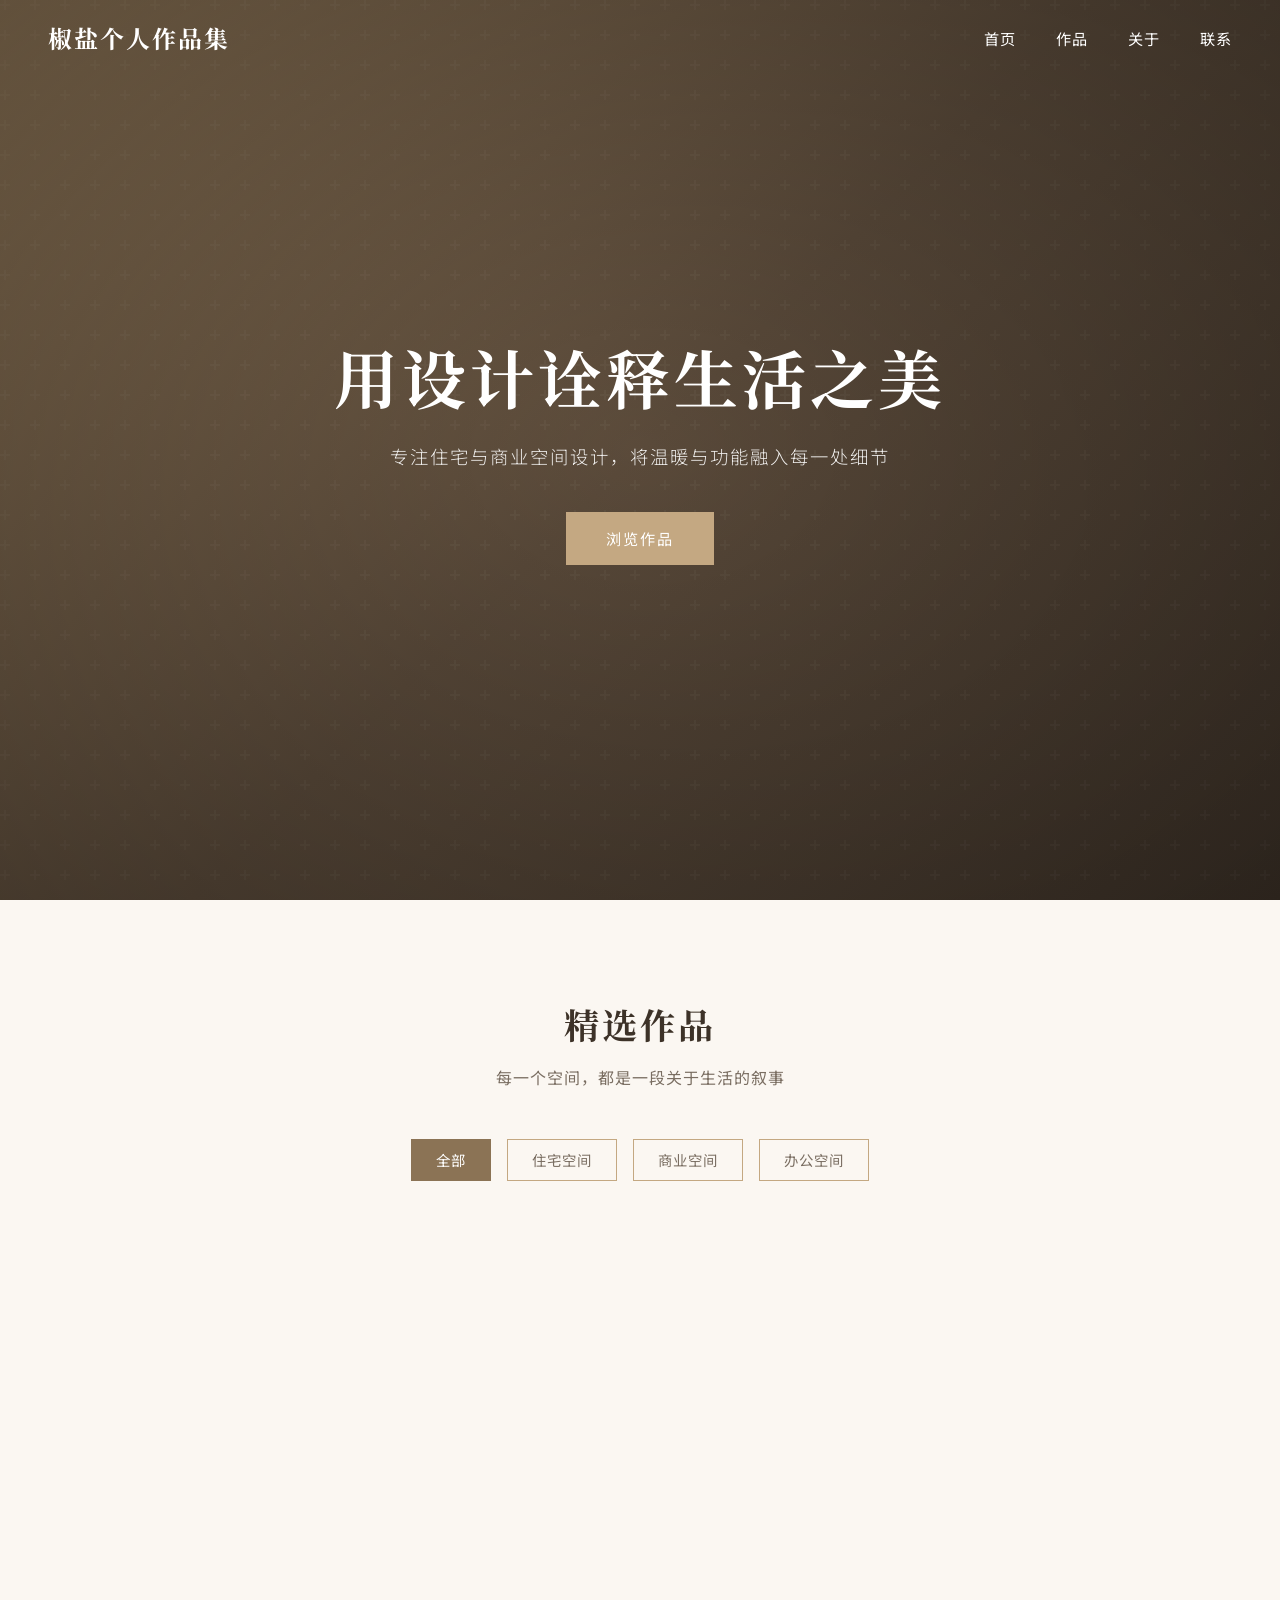
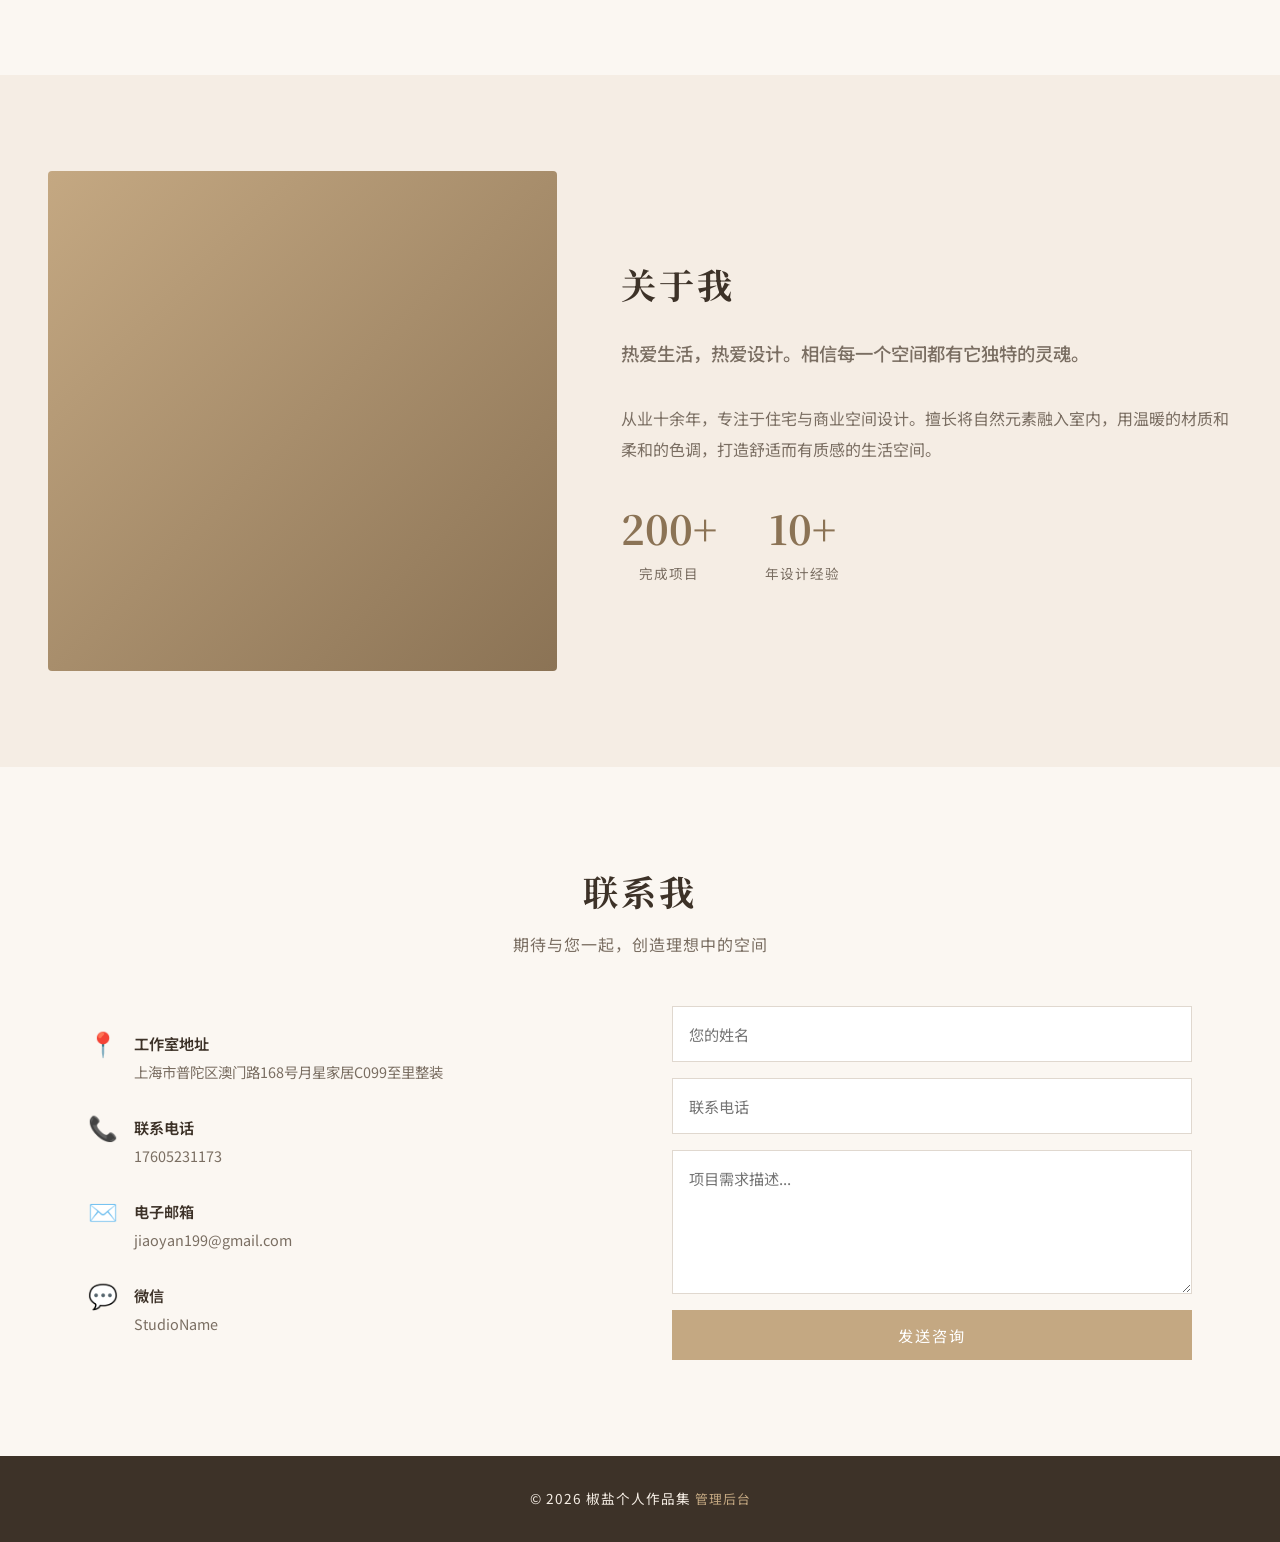
<file: index.html>
<!DOCTYPE html>
<html lang="zh-CN">
<head>
    <meta charset="UTF-8">
    <meta name="viewport" content="width=device-width, initial-scale=1.0">
    <title>室内设计作品集</title>
    <link rel="stylesheet" href="style.css">
    <link href="https://fonts.googleapis.com/css2?family=Noto+Serif+SC:wght@400;600;700&family=Noto+Sans+SC:wght@300;400;500;600&display=swap" rel="stylesheet">
</head>
<body>
    <nav class="navbar">
        <div class="nav-brand">Studio Name</div>
        <ul class="nav-links">
            <li><a href="#home">首页</a></li>
            <li><a href="#projects">作品</a></li>
            <li><a href="#about">关于</a></li>
            <li><a href="#contact">联系</a></li>
        </ul>
        <div class="nav-toggle">
            <span></span><span></span><span></span>
        </div>
    </nav>

    <section id="home" class="hero">
        <div class="hero-overlay"></div>
        <div class="hero-content">
            <h1>用设计<br>诠释生活之美</h1>
            <p>专注住宅与商业空间设计，将温暖与功能融入每一处细节</p>
            <a href="#projects" class="btn">浏览作品</a>
        </div>
    </section>

    <section id="projects" class="projects">
        <div class="section-header">
            <h2>精选作品</h2>
            <p>每一个空间，都是一段关于生活的叙事</p>
        </div>
        <div class="filter-tabs">
            <button class="filter-btn active" data-filter="all">全部</button>
            <button class="filter-btn" data-filter="residential">住宅空间</button>
            <button class="filter-btn" data-filter="commercial">商业空间</button>
            <button class="filter-btn" data-filter="office">办公空间</button>
        </div>
        <div class="project-grid" id="projectGrid">
        </div>
    </section>

    <div id="projectModal" class="modal">
        <div class="modal-content">
            <button class="modal-close" onclick="closeModal()">&times;</button>
            <div class="modal-header">
                <span class="modal-tag" id="modalTag"></span>
                <h2 id="modalTitle"></h2>
                <p id="modalInfo"></p>
            </div>
            <div class="modal-gallery" id="modalGallery"></div>
            <div class="modal-panorama" id="modalPanorama"></div>
        </div>
    </div>

    <section id="about" class="about">
        <div class="about-container">
            <div class="about-image">
                <div class="about-photo" style="background: linear-gradient(135deg, #C4A882 0%, #8B7355 100%);"></div>
            </div>
            <div class="about-text">
                <h2>关于我</h2>
                <p class="about-intro">热爱生活，热爱设计。相信每一个空间都有它独特的灵魂。</p>
                <p>从业十余年，专注于住宅与商业空间设计。擅长将自然元素融入室内，用温暖的材质和柔和的色调，打造舒适而有质感的生活空间。</p>
                <div class="stats">
                    <div class="stat-item">
                        <span class="stat-number">200+</span>
                        <span class="stat-label">完成项目</span>
                    </div>
                    <div class="stat-item">
                        <span class="stat-number">10+</span>
                        <span class="stat-label">年设计经验</span>
                    </div>
                </div>
            </div>
        </div>
    </section>

    <section id="contact" class="contact">
        <div class="section-header">
            <h2>联系我</h2>
            <p>期待与您一起，创造理想中的空间</p>
        </div>
        <div class="contact-container">
            <div class="contact-info">
                <div class="contact-item">
                    <span class="contact-icon">📍</span>
                    <div>
                        <h4>工作室地址</h4>
                        <p>XX市XX区XX路XX号</p>
                    </div>
                </div>
                <div class="contact-item">
                    <span class="contact-icon">📞</span>
                    <div>
                        <h4>联系电话</h4>
                        <p>138-XXXX-XXXX</p>
                    </div>
                </div>
                <div class="contact-item">
                    <span class="contact-icon">✉️</span>
                    <div>
                        <h4>电子邮箱</h4>
                        <p>hello@studio.com</p>
                    </div>
                </div>
                <div class="contact-item">
                    <span class="contact-icon">💬</span>
                    <div>
                        <h4>微信</h4>
                        <p>StudioName</p>
                    </div>
                </div>
            </div>
            <form class="contact-form" name="contact" method="POST" data-netlify="true" netlify-honeypot="bot-field" action="index.html?success=true">
                <input type="hidden" name="form-name" value="contact">
                <p style="display:none"><input name="bot-field"></p>
                <input type="text" name="name" placeholder="您的姓名" required>
                <input type="tel" name="phone" placeholder="联系电话" required>
                <textarea name="message" placeholder="项目需求描述..." rows="5" required></textarea>
                <button type="submit" class="btn">发送咨询</button>
            </form>
        </div>
    </section>

    <footer class="footer">
        <p>&copy; 2026 Studio Name. <a href="admin.html" style="color:var(--primary-light);text-decoration:none;font-size:0.8rem;">管理后台</a></p>
    </footer>

    <script src="script.js"></script>
</body>
</html>
</file>
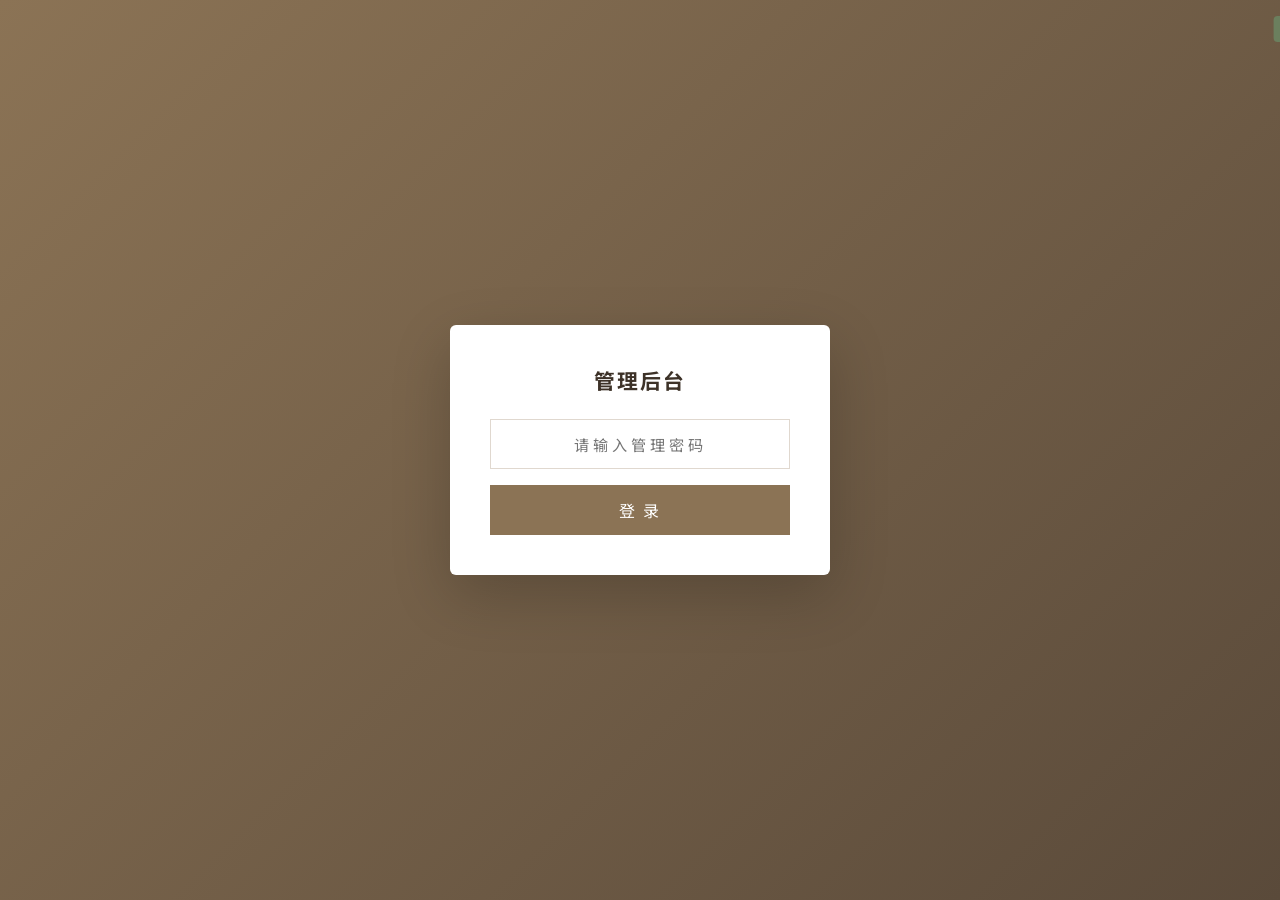
<file: admin.html>
<!DOCTYPE html>
<html lang="zh-CN">
<head>
<meta charset="UTF-8">
<meta name="viewport" content="width=device-width, initial-scale=1.0">
<title>管理后台</title>
<link href="https://fonts.googleapis.com/css2?family=Noto+Sans+SC:wght@300;400;500;600&display=swap" rel="stylesheet">
<style>
*{margin:0;padding:0;box-sizing:border-box}
body{font-family:'Noto Sans SC',sans-serif;background:#F5F1EC;color:#3D3228;min-height:100vh}
.lp{display:flex;align-items:center;justify-content:center;min-height:100vh;background:linear-gradient(135deg,#8B7355,#5A4A3A)}
.lb{background:#fff;padding:2.5rem;border-radius:6px;width:100%;max-width:380px;box-shadow:0 20px 60px rgba(0,0,0,.2)}
.lb h2{text-align:center;margin-bottom:1.5rem;font-size:1.3rem;letter-spacing:2px}
.lb input{width:100%;padding:.8rem;border:1px solid #E0D8CF;font-family:'Noto Sans SC',sans-serif;font-size:.95rem;text-align:center;letter-spacing:4px;outline:none;margin-bottom:1rem}
.lb input:focus{border-color:#C4A882}
.lb button{width:100%;padding:.8rem;background:#8B7355;color:#fff;border:none;font-family:'Noto Sans SC',sans-serif;font-size:1rem;cursor:pointer;letter-spacing:2px}
.lb button:hover{background:#6B5A42}
.le{color:#C67B5C;font-size:.85rem;text-align:center;margin-bottom:.8rem;display:none}
.hd{background:#3D3228;color:#F5EDE4;padding:1rem 2rem;display:flex;justify-content:space-between;align-items:center}
.hd h1{font-size:1.2rem;font-weight:500;letter-spacing:2px}
.hr{display:flex;gap:1.5rem;align-items:center}
.hd a{color:#C4A882;text-decoration:none;font-size:.9rem}
.w{max-width:1100px;margin:2rem auto;padding:0 1.5rem}
.tb{display:flex;gap:.5rem;margin-bottom:2rem;flex-wrap:wrap}
.ti{padding:.7rem 1.5rem;border:none;background:#E0D8CF;color:#3D3228;font-family:'Noto Sans SC',sans-serif;font-size:.9rem;cursor:pointer}
.ti.on{background:#8B7355;color:#fff}
.pn{display:none}.pn.on{display:block}
.cd{background:#fff;border-radius:6px;padding:1.5rem;margin-bottom:1rem;box-shadow:0 2px 10px rgba(0,0,0,.05)}
.it{display:flex;align-items:center;gap:1rem;padding:1rem 0;border-bottom:1px solid #F0EBE4}
.it:last-child{border-bottom:none}
.tm{width:80px;height:60px;border-radius:4px;flex-shrink:0;background-size:cover;background-position:center}
.nf{flex:1}.nf h4{font-size:1rem;margin-bottom:.2rem}.nf p{font-size:.85rem;color:#7A6E62}
.ac{display:flex;gap:.5rem}
.sm{padding:.4rem .8rem;border:none;font-family:'Noto Sans SC',sans-serif;font-size:.8rem;cursor:pointer;border-radius:3px}
.se{background:#C4A882;color:#fff}.sd{background:#C67B5C;color:#fff}.sm:hover{opacity:.85}
.fg{margin-bottom:1rem}.fg label{display:block;font-size:.85rem;margin-bottom:.3rem;color:#7A6E62}
.fg input,.fg select,.fg textarea{width:100%;padding:.7rem;border:1px solid #E0D8CF;background:#fff;font-family:'Noto Sans SC',sans-serif;font-size:.9rem;color:#3D3228;outline:none}
.fg input:focus,.fg select:focus,.fg textarea:focus{border-color:#C4A882}
.fg textarea{resize:vertical}
.fr{display:grid;grid-template-columns:1fr 1fr;gap:1rem}
.bp{padding:.7rem 2rem;background:#8B7355;color:#fff;border:none;font-family:'Noto Sans SC',sans-serif;font-size:.95rem;cursor:pointer;letter-spacing:1px}
.bp:hover{background:#6B5A42}
.bs{padding:.7rem 2rem;background:transparent;color:#8B7355;border:1px solid #8B7355;font-family:'Noto Sans SC',sans-serif;font-size:.95rem;cursor:pointer;letter-spacing:1px}
.bs:hover{background:#8B7355;color:#fff}
.br{display:flex;gap:1rem;margin-top:1.5rem}
.pi{max-width:200px;max-height:120px;border-radius:4px;margin-top:.5rem;display:none}
.tt{position:fixed;top:1rem;right:1rem;background:#6B7F5E;color:#fff;padding:.8rem 1.5rem;border-radius:4px;font-size:.9rem;z-index:9999;transform:translateX(120%);transition:transform .3s}
.tt.on{transform:translateX(0)}
.es{margin-top:1rem;padding-top:1rem;border-top:1px solid #F0EBE4}
.es p{font-size:.85rem;color:#7A6E62;margin-bottom:.8rem}
.em{text-align:center;color:#7A6E62;padding:2rem}
.img-list{display:flex;flex-wrap:wrap;gap:.5rem;margin-top:.5rem}
.img-thumb{width:80px;height:60px;border-radius:4px;background-size:cover;background-position:center;position:relative}
.img-thumb .del{position:absolute;top:-5px;right:-5px;width:18px;height:18px;background:#C67B5C;color:#fff;border:none;border-radius:50%;font-size:12px;line-height:18px;text-align:center;cursor:pointer}
@media(max-width:768px){.fr{grid-template-columns:1fr}.it{flex-wrap:wrap}}
</style>
</head>
<body>
<div id="lp" class="lp">
<div class="lb">
<h2>管理后台</h2>
<div class="le" id="le">密码错误</div>
<input type="password" id="pw" placeholder="请输入管理密码" onkeydown="if(event.key==='Enter')login()">
<button onclick="login()">登 录</button>
</div>
</div>
<div id="app" style="display:none">
<div class="hd">
<h1>作品集管理后台</h1>
<div class="hr"><a href="index.html">返回网站</a><a href="#" onclick="logout();return false" style="color:#C67B5C">退出</a></div>
</div>
<div class="w">
<div class="tb" id="tabBar">
<button class="ti on" onclick="go('list')">项目管理</button>
<button class="ti" onclick="rs();go('add')">添加项目</button>
<button class="ti" onclick="go('set')">网站设置</button>
<button class="ti" onclick="go('pwd')">修改密码</button>
</div>
<div id="p-list" class="pn on">
<div class="cd"><div id="pl"></div></div>
<div class="cd es">
<p>下载后替换网站目录 projects.json，重新部署即可</p>
<button class="bp" onclick="dl()">下载 projects.json</button>
<button class="bs" style="margin-left:.5rem" onclick="document.getElementById('if').click()">导入 JSON</button>
<input type="file" id="if" accept=".json" style="display:none" onchange="imp(this)">
</div>
</div>
<div id="p-add" class="pn">
<div class="cd">
<h3 style="margin-bottom:1.2rem" id="ft">添加新项目</h3>
<input type="hidden" id="eid" value="">
<div class="fg"><label>项目名称 *</label><input type="text" id="iTitle" placeholder="例：湖畔雅居"></div>
<div class="fr">
<div class="fg"><label>项目类型</label><select id="iCat"><option value="residential">住宅空间</option><option value="commercial">商业空间</option><option value="office">办公空间</option></select></div>
<div class="fg"><label>风格</label><input type="text" id="iStyle" placeholder="例：现代简约"></div>
</div>
<div class="fr">
<div class="fg"><label>面积</label><input type="text" id="iArea" placeholder="例：180㎡"></div>
<div class="fg"><label>封面图</label><input type="file" id="iCover" accept="image/*" onchange="prevCover(this)"><img id="coverPre" class="pi"></div>
</div>
<div class="fr">
<div class="fg"><label>渐变色1</label><input type="color" id="iC1" value="#C4A882"></div>
<div class="fg"><label>渐变色2</label><input type="color" id="iC2" value="#8B7355"></div>
</div>
<div class="fg"><label>全景图链接（可选）</label><input type="text" id="iPanorama" placeholder="https://... 全景图网址"></div>
<div class="fg"><label>项目图片（多张）</label><input type="file" id="iImgs" accept="image/*" multiple onchange="addImgs(this)"><div class="img-list" id="imgList"></div></div>
<div class="br">
<button class="bp" onclick="sv()">保存项目</button>
<button class="bs" onclick="rs()">取消</button>
</div>
</div>
</div>
<div id="p-set" class="pn">
<div class="cd">
<h3 style="margin-bottom:1.2rem">网站基本信息</h3>
<div class="fg"><label>工作室名称</label><input type="text" id="sName"></div>
<div class="fg"><label>首页标题</label><input type="text" id="sHero"></div>
<div class="fg"><label>首页副标题</label><input type="text" id="sSub"></div>
<div class="fg"><label>关于我</label><textarea id="sAbout" rows="4"></textarea></div>
<div class="fr">
<div class="fg"><label>电话</label><input type="text" id="sTel"></div>
<div class="fg"><label>邮箱</label><input type="text" id="sEm"></div>
</div>
<div class="fr">
<div class="fg"><label>地址</label><input type="text" id="sAddr"></div>
<div class="fg"><label>微信</label><input type="text" id="sWx"></div>
</div>
<div class="fr">
<div class="fg"><label>项目数</label><input type="text" id="s1" placeholder="200+"></div>
<div class="fg"><label>从业年限</label><input type="text" id="s2" placeholder="10+"></div>
</div>
<div class="fg"><label>GitHub Token（自动同步用）</label><input type="password" id="sToken" placeholder="ghp_开头的Token"></div>
<div class="br"><button class="bp" onclick="svs()">保存设置</button></div>
</div>
</div>
<div id="p-pwd" class="pn">
<div class="cd">
<h3 style="margin-bottom:1.2rem">修改密码</h3>
<div class="fg"><label>当前密码</label><input type="password" id="op"></div>
<div class="fg"><label>新密码</label><input type="password" id="np"></div>
<div class="fg"><label>确认新密码</label><input type="password" id="cp"></div>
<div class="br"><button class="bp" onclick="cpw()">修改密码</button></div>
</div>
</div>
</div>
</div>
<div class="tt" id="tt"></div>
<script>
var D=[];
var coverImg='';
var imgArr=[];
var D0=[
{id:1,title:"湖畔雅居",cat:"residential",cn:"住宅空间",area:"180㎡",sty:"现代简约",c1:"#C4A882",c2:"#8B7355",cover:"",imgs:[],panorama:""},
{id:2,title:"绿谷咖啡",cat:"commercial",cn:"商业空间",area:"120㎡",sty:"自然风格",c1:"#6B7F5E",c2:"#4A5E40",cover:"",imgs:[],panorama:""},
{id:3,title:"暖阳之家",cat:"residential",cn:"住宅空间",area:"260㎡",sty:"日式侘寂",c1:"#D4A574",c2:"#A67C52",cover:"",imgs:[],panorama:""},
{id:4,title:"创想工作室",cat:"office",cn:"办公空间",area:"350㎡",sty:"工业现代",c1:"#8B8B8B",c2:"#5A5A5A",cover:"",imgs:[],panorama:""},
{id:5,title:"云栖别墅",cat:"residential",cn:"住宅空间",area:"420㎡",sty:"新中式",c1:"#E8D5C4",c2:"#C9B8A8",cover:"",imgs:[],panorama:""},
{id:6,title:"拾光书店",cat:"commercial",cn:"商业空间",area:"200㎡",sty:"复古文艺",c1:"#B8860B",c2:"#8B6914",cover:"",imgs:[],panorama:""}
];

function load(){
var s=localStorage.getItem('pf_pj');
if(!s){var old=localStorage.getItem('portfolio_projects');if(old){s=old;localStorage.setItem('pf_pj',old)}}
if(s){try{D=JSON.parse(s);D.forEach(function(p){if(!p.imgs)p.imgs=[];if(!p.panorama)p.panorama='';if(!p.cover&&p.img)p.cover=p.img})}catch(e){D=JSON.parse(JSON.stringify(D0))}}
else{D=JSON.parse(JSON.stringify(D0))}
}
function sav(){localStorage.setItem('pf_pj',JSON.stringify(D))}

var GH_REPO='jiaoyan199-prog/portfolio';
var GH_TOKEN='';

function ghSync(file,content,cb){
var tk=GH_TOKEN||localStorage.getItem('pf_gh_token')||'';
if(!tk){toast('请先在设置里填入GitHub Token');if(cb)cb(false);return}
var url='https://api.github.com/repos/'+GH_REPO+'/contents/'+file;
var xhr=new XMLHttpRequest();
xhr.open('GET',url,true);
xhr.setRequestHeader('Authorization','token '+tk);
xhr.onload=function(){
var sha='';
if(xhr.status===200){try{sha=JSON.parse(xhr.response).sha}catch(e){}}
var body=JSON.stringify({message:'Update '+file,content:btoa(unescape(encodeURIComponent(content))),sha:sha});
var xr2=new XMLHttpRequest();
xr2.open('PUT',url,true);
xr2.setRequestHeader('Authorization','token '+tk);
xr2.setRequestHeader('Content-Type','application/json');
xr2.onload=function(){if(cb)cb(xr2.status===200||xr2.status===201)};
xr2.onerror=function(){if(cb)cb(false)};
xr2.send(body);
};
xhr.onerror=function(){if(cb)cb(false)};
xhr.send();
}

function syncAll(){
toast('正在同步到网站...');
var st=localStorage.getItem('pf_st')||'{}';
ghSync('projects.json',JSON.stringify(D,null,4),function(ok1){
ghSync('settings.json',st,function(ok2){
if(ok1&&ok2){toast('同步成功，约1分钟生效')}
else{toast('同步失败，请检查网络')}
});
});
}

function login(){
var v=document.getElementById('pw').value;
var k=localStorage.getItem('pf_pw')||'admin123';
if(v===k){
sessionStorage.setItem('pf_ok','1');
document.getElementById('lp').style.display='none';
document.getElementById('app').style.display='block';
boot();
}else{document.getElementById('le').style.display='block'}
}
function logout(){
sessionStorage.removeItem('pf_ok');
document.getElementById('lp').style.display='';
document.getElementById('app').style.display='none';
document.getElementById('pw').value='';
}
function boot(){
load();
rl();
ls();
}

function go(n){
var ts=document.getElementById('tabBar').children;
for(var i=0;i<ts.length;i++){ts[i].className='ti'}
var ps=document.querySelectorAll('.pn');
for(var j=0;j<ps.length;j++){ps[j].className='pn'}
document.getElementById('p-'+n).className='pn on';
var map={list:0,add:1,set:2,pwd:3};
ts[map[n]].className='ti on';
}

function rl(){
var el=document.getElementById('pl');
if(!el)return;
if(D.length===0){el.innerHTML='<p class="em">暂无项目</p>';return}
var h='';
for(var i=0;i<D.length;i++){
var p=D[i];
var bg=p.cover?'background-image:url('+p.cover+')':'background:linear-gradient(135deg,'+p.c1+' 0%,'+p.c2+' 100%)';
var imgCount=p.imgs?p.imgs.length:0;
var extra=imgCount>0?' · '+imgCount+'张图':'';
var pan=p.panorama?' · 有全景':'';
h+='<div class="it"><div class="tm" style="'+bg+';background-size:cover;background-position:center"></div><div class="nf"><h4>'+x(p.title)+'</h4><p>'+x(p.cn)+' · '+x(p.area)+' · '+x(p.sty)+extra+pan+'</p></div><div class="ac"><button class="sm se" onclick="ep('+p.id+')">编辑</button><button class="sm sd" onclick="dp('+p.id+')">删除</button></div></div>';
}
el.innerHTML=h;
}
function x(s){return s?s.replace(/&/g,'&amp;').replace(/</g,'&lt;').replace(/>/g,'&gt;'):''}

function compressImg(file,cb,maxW){
var r=new FileReader();
r.onload=function(e){
var img=new Image();
img.onload=function(){
var w=img.width,h=img.height;
if(maxW&&w>maxW){h=Math.round(h*maxW/w);w=maxW}
var c=document.createElement('canvas');c.width=w;c.height=h;
c.getContext('2d').drawImage(img,0,0,w,h);
cb(c.toDataURL('image/jpeg',0.7));
};
img.src=e.target.result;
};
r.readAsDataURL(file);
}

function uploadImg(dataUrl,name,cb){
var tk=localStorage.getItem('pf_gh_token')||'';
if(!tk){cb(dataUrl);return}
var base64=dataUrl.split(',')[1];
var path='images/'+Date.now()+'-'+name;
var url='https://api.github.com/repos/'+GH_REPO+'/contents/'+path;
var body=JSON.stringify({message:'Add image',content:base64});
var xhr=new XMLHttpRequest();
xhr.open('PUT',url,true);
xhr.setRequestHeader('Authorization','token '+tk);
xhr.setRequestHeader('Content-Type','application/json');
xhr.onload=function(){
if(xhr.status===200||xhr.status===201){
var r=JSON.parse(xhr.response);
cb(r.content.download_url);
}else{cb(dataUrl)}
};
xhr.onerror=function(){cb(dataUrl)};
xhr.send(body);
}

function prevCover(inp){
var f=inp.files[0];if(!f)return;
compressImg(f,function(data){
coverImg=data;
document.getElementById('coverPre').src=coverImg;
document.getElementById('coverPre').style.display='block';
},1200);
}

function addImgs(inp){
var files=inp.files;
for(var i=0;i<files.length;i++){
(function(f){
compressImg(f,function(data){
imgArr.push(data);
renderImgList();
},1200);
})(files[i]);
}
}

function renderImgList(){
var el=document.getElementById('imgList');
var h='';
for(var i=0;i<imgArr.length;i++){
h+='<div class="img-thumb" style="background-image:url('+imgArr[i]+');background-size:cover;background-position:center"><button class="del" onclick="removeImg('+i+')">×</button></div>';
}
el.innerHTML=h;
}

function removeImg(idx){
imgArr.splice(idx,1);
renderImgList();
}

function sv(){
try{
var t=document.getElementById('iTitle').value.trim();
if(!t){toast('请输入项目名称');return}
toast('正在保存...');
var map={residential:'住宅空间',commercial:'商业空间',office:'办公空间'};
var c=document.getElementById('iCat').value;
var o={
id:Date.now(),
title:t,
cat:c,
cn:map[c],
area:document.getElementById('iArea').value.trim(),
sty:document.getElementById('iStyle').value.trim(),
c1:document.getElementById('iC1').value,
c2:document.getElementById('iC2').value,
cover:'',
imgs:[],
panorama:document.getElementById('iPanorama').value.trim()
};
var tk=localStorage.getItem('pf_gh_token')||'';
if(tk&&coverImg&&coverImg.indexOf('data:')===0){
uploadImg(coverImg,'cover.jpg',function(url){
o.cover=url;
if(imgArr.length>0){uploadAllImgs(o,0)}else{finishSave(o)}
});
}else{
o.cover=coverImg;
if(imgArr.length>0&&tk){uploadAllImgs(o,0)}else{o.imgs=imgArr.slice();finishSave(o)}
}
}catch(e){toast('保存出错:'+e.message)}
}

function uploadAllImgs(o,idx){
if(idx>=imgArr.length){finishSave(o);return}
if(imgArr[idx].indexOf('data:')===0){
uploadImg(imgArr[idx],'img'+idx+'.jpg',function(url){
o.imgs.push(url);
uploadAllImgs(o,idx+1);
});
}else{
o.imgs.push(imgArr[idx]);
uploadAllImgs(o,idx+1);
}
}

function finishSave(o){
D.push(o);
sav();
rl();
rs();
go('list');
toast('已添加，共'+D.length+'个项目');
setTimeout(syncAll,500);
}

function ep(id){
var p=null;
for(var i=0;i<D.length;i++){if(D[i].id===id){p=D[i];break}}
if(!p)return;
document.getElementById('eid').value=p.id;
document.getElementById('iTitle').value=p.title;
document.getElementById('iCat').value=p.cat;
document.getElementById('iStyle').value=p.sty;
document.getElementById('iArea').value=p.area;
document.getElementById('iC1').value=p.c1;
document.getElementById('iC2').value=p.c2;
document.getElementById('iPanorama').value=p.panorama||'';
coverImg=p.cover||'';
if(coverImg){document.getElementById('coverPre').src=coverImg;document.getElementById('coverPre').style.display='block'}
imgArr=p.imgs?p.imgs.slice():[];
renderImgList();
document.getElementById('ft').textContent='编辑项目';
go('add');
}

function dp(id){
if(!confirm('确定删除？'))return;
try{var n=[];for(var i=0;i<D.length;i++){if(D[i].id!==id)n.push(D[i])}D=n;sav();rl();toast('已删除');setTimeout(syncAll,500)}catch(e){toast('删除出错:'+e.message)}
}

function rs(){
document.getElementById('iTitle').value='';
document.getElementById('iCat').value='residential';
document.getElementById('iStyle').value='';
document.getElementById('iArea').value='';
document.getElementById('iC1').value='#C4A882';
document.getElementById('iC2').value='#8B7355';
document.getElementById('iPanorama').value='';
document.getElementById('iCover').value='';
document.getElementById('iImgs').value='';
document.getElementById('coverPre').style.display='none';
document.getElementById('eid').value='';
coverImg='';
imgArr=[];
renderImgList();
document.getElementById('ft').textContent='添加新项目';
}

function svs(){
try{var tk=document.getElementById('sToken').value.trim();if(tk)localStorage.setItem('pf_gh_token',tk);
var o={name:document.getElementById('sName').value.trim(),heroTitle:document.getElementById('sHero').value.trim(),heroSub:document.getElementById('sSub').value.trim(),about:document.getElementById('sAbout').value.trim(),phone:document.getElementById('sTel').value.trim(),email:document.getElementById('sEm').value.trim(),address:document.getElementById('sAddr').value.trim(),wechat:document.getElementById('sWx').value.trim(),stat1:document.getElementById('s1').value.trim(),stat2:document.getElementById('s2').value.trim()};
localStorage.setItem('pf_st',JSON.stringify(o));toast('设置已保存');setTimeout(syncAll,500)}catch(e){toast('保存出错:'+e.message)}
}

function ls(){
var s=localStorage.getItem('pf_st');
if(!s){var old=localStorage.getItem('portfolio_settings');if(old){s=old;localStorage.setItem('pf_st',old)}}
if(!s)return;
try{var o=JSON.parse(s);
document.getElementById('sName').value=o.name||'';
document.getElementById('sHero').value=o.heroTitle||'';
document.getElementById('sSub').value=o.heroSub||'';
document.getElementById('sAbout').value=o.about||'';
document.getElementById('sTel').value=o.phone||'';
document.getElementById('sEm').value=o.email||'';
document.getElementById('sAddr').value=o.address||'';
document.getElementById('sWx').value=o.wechat||'';
document.getElementById('s1').value=o.stat1||'';
document.getElementById('s2').value=o.stat2||'';
var tk=localStorage.getItem('pf_gh_token')||'';
if(tk)document.getElementById('sToken').value=tk;
}catch(e){}
}

function cpw(){
var k=localStorage.getItem('pf_pw')||'admin123';
if(document.getElementById('op').value!==k){toast('当前密码错误');return}
if(document.getElementById('np').value.length<4){toast('新密码至少4位');return}
if(document.getElementById('np').value!==document.getElementById('cp').value){toast('两次密码不一致');return}
localStorage.setItem('pf_pw',document.getElementById('np').value);
document.getElementById('op').value='';document.getElementById('np').value='';document.getElementById('cp').value='';
toast('密码已修改');
}

function dl(){
var b=new Blob([JSON.stringify(D,null,4)],{type:'application/json'});
var a=document.createElement('a');a.href=URL.createObjectURL(b);a.download='projects.json';a.click();toast('已下载');
}

function imp(inp){
var f=inp.files[0];if(!f)return;
var r=new FileReader();
r.onload=function(e){try{D=JSON.parse(e.target.result);D.forEach(function(p){if(!p.imgs)p.imgs=[];if(!p.panorama)p.panorama=''});sav();rl();toast('导入成功')}catch(err){toast('格式错误')}};
r.readAsText(f);
}

function toast(m){var t=document.getElementById('tt');t.textContent=m;t.className='tt on';setTimeout(function(){t.className='tt'},2500)}

if(sessionStorage.getItem('pf_ok')==='1'){document.getElementById('lp').style.display='none';document.getElementById('app').style.display='block';boot()}
</script>
</body>
</html>
</file>
<file: style.css>
* {
    margin: 0;
    padding: 0;
    box-sizing: border-box;
}

:root {
    --bg: #FBF7F2;
    --bg-light: #F5EDE4;
    --primary: #8B7355;
    --primary-light: #C4A882;
    --accent: #6B7F5E;
    --text: #3D3228;
    --text-light: #7A6E62;
    --white: #FFFFFF;
}

html {
    scroll-behavior: smooth;
}

body {
    font-family: 'Noto Sans SC', sans-serif;
    background: var(--bg);
    color: var(--text);
    line-height: 1.6;
}

h1, h2, h3, h4 {
    font-family: 'Noto Serif SC', serif;
}

/* ===== Navbar ===== */
.navbar {
    position: fixed;
    top: 0;
    width: 100%;
    padding: 1.2rem 3rem;
    display: flex;
    justify-content: space-between;
    align-items: center;
    z-index: 1000;
    transition: all 0.3s ease;
}

.navbar.scrolled {
    background: rgba(251, 247, 242, 0.95);
    backdrop-filter: blur(10px);
    box-shadow: 0 2px 20px rgba(0,0,0,0.05);
    padding: 0.8rem 3rem;
}

.nav-brand {
    font-family: 'Noto Serif SC', serif;
    font-size: 1.5rem;
    font-weight: 700;
    color: var(--white);
    letter-spacing: 2px;
}

.navbar.scrolled .nav-brand {
    color: var(--text);
}

.nav-links {
    display: flex;
    list-style: none;
    gap: 2.5rem;
}

.nav-links a {
    text-decoration: none;
    color: var(--white);
    font-size: 0.95rem;
    font-weight: 400;
    letter-spacing: 1px;
    transition: color 0.3s;
    position: relative;
}

.navbar.scrolled .nav-links a {
    color: var(--text);
}

.nav-links a::after {
    content: '';
    position: absolute;
    bottom: -4px;
    left: 0;
    width: 0;
    height: 2px;
    background: var(--primary-light);
    transition: width 0.3s;
}

.nav-links a:hover::after {
    width: 100%;
}

.nav-toggle {
    display: none;
    flex-direction: column;
    gap: 5px;
    cursor: pointer;
}

.nav-toggle span {
    width: 25px;
    height: 2px;
    background: var(--white);
    transition: all 0.3s;
}

.navbar.scrolled .nav-toggle span {
    background: var(--text);
}

/* ===== Hero ===== */
.hero {
    height: 100vh;
    background: linear-gradient(135deg, #8B7355 0%, #5A4A3A 50%, #3D3228 100%);
    display: flex;
    align-items: center;
    justify-content: center;
    position: relative;
    overflow: hidden;
}

.hero::before {
    content: '';
    position: absolute;
    top: 0;
    left: 0;
    right: 0;
    bottom: 0;
    background: url("data:image/svg+xml,%3Csvg width='60' height='60' viewBox='0 0 60 60' xmlns='http://www.w3.org/2000/svg'%3E%3Cg fill='none' fill-rule='evenodd'%3E%3Cg fill='%23ffffff' fill-opacity='0.03'%3E%3Cpath d='M36 34v-4h-2v4h-4v2h4v4h2v-4h4v-2h-4zm0-30V0h-2v4h-4v2h4v4h2V6h4V4h-4zM6 34v-4H4v4H0v2h4v4h2v-4h4v-2H6zM6 4V0H4v4H0v2h4v4h2V6h4V4H6z'/%3E%3C/g%3E%3C/g%3E%3C/svg%3E");
}

.hero-overlay {
    position: absolute;
    inset: 0;
    background: radial-gradient(ellipse at center, transparent 0%, rgba(0,0,0,0.3) 100%);
}

.hero-content {
    position: relative;
    text-align: center;
    color: var(--white);
    padding: 0 2rem;
}

.hero-content h1 {
    font-size: 4rem;
    font-weight: 700;
    line-height: 1.3;
    margin-bottom: 1.5rem;
    letter-spacing: 4px;
}

.hero-content p {
    font-size: 1.15rem;
    font-weight: 300;
    margin-bottom: 2.5rem;
    opacity: 0.9;
    letter-spacing: 2px;
}

.btn {
    display: inline-block;
    padding: 0.9rem 2.5rem;
    background: var(--primary-light);
    color: var(--white);
    text-decoration: none;
    border: none;
    font-size: 0.95rem;
    font-family: 'Noto Sans SC', sans-serif;
    letter-spacing: 2px;
    cursor: pointer;
    transition: all 0.3s;
}

.btn:hover {
    background: var(--primary);
    transform: translateY(-2px);
    box-shadow: 0 8px 25px rgba(139, 115, 85, 0.3);
}

/* ===== Section Header ===== */
.section-header {
    text-align: center;
    margin-bottom: 3rem;
}

.section-header h2 {
    font-size: 2.2rem;
    color: var(--text);
    margin-bottom: 0.8rem;
    letter-spacing: 3px;
}

.section-header p {
    color: var(--text-light);
    font-size: 1rem;
    letter-spacing: 1px;
}

/* ===== Projects ===== */
.projects {
    padding: 6rem 3rem;
    max-width: 1400px;
    margin: 0 auto;
}

.filter-tabs {
    display: flex;
    justify-content: center;
    gap: 1rem;
    margin-bottom: 3rem;
    flex-wrap: wrap;
}

.filter-btn {
    padding: 0.6rem 1.5rem;
    border: 1px solid var(--primary-light);
    background: transparent;
    color: var(--text-light);
    font-family: 'Noto Sans SC', sans-serif;
    font-size: 0.9rem;
    cursor: pointer;
    transition: all 0.3s;
    letter-spacing: 1px;
}

.filter-btn.active,
.filter-btn:hover {
    background: var(--primary);
    color: var(--white);
    border-color: var(--primary);
}

.project-grid {
    display: grid;
    grid-template-columns: repeat(3, 1fr);
    gap: 1.5rem;
}

.project-card {
    border-radius: 4px;
    overflow: hidden;
    cursor: pointer;
    transition: all 0.4s ease;
}

.project-card:hover {
    transform: translateY(-8px);
    box-shadow: 0 20px 40px rgba(0,0,0,0.1);
}

.project-image {
    height: 350px;
    position: relative;
    overflow: hidden;
    transition: transform 0.6s;
}

.project-card:hover .project-image {
    transform: scale(1.05);
}

.project-overlay {
    position: absolute;
    inset: 0;
    background: linear-gradient(to top, rgba(0,0,0,0.7) 0%, transparent 60%);
    display: flex;
    flex-direction: column;
    justify-content: flex-end;
    padding: 1.5rem;
    color: var(--white);
    opacity: 0;
    transition: opacity 0.4s;
}

.project-card:hover .project-overlay {
    opacity: 1;
}

.project-tag {
    font-size: 0.75rem;
    background: var(--primary-light);
    padding: 0.25rem 0.8rem;
    display: inline-block;
    width: fit-content;
    margin-bottom: 0.5rem;
    letter-spacing: 1px;
}

.project-overlay h3 {
    font-size: 1.3rem;
    margin-bottom: 0.3rem;
}

.project-overlay p {
    font-size: 0.9rem;
    opacity: 0.85;
}

/* ===== About ===== */
.about {
    padding: 6rem 3rem;
    background: var(--bg-light);
}

.about-container {
    max-width: 1200px;
    margin: 0 auto;
    display: grid;
    grid-template-columns: 1fr 1.2fr;
    gap: 4rem;
    align-items: center;
}

.about-photo {
    height: 500px;
    border-radius: 4px;
}

.about-text h2 {
    font-size: 2.2rem;
    margin-bottom: 1.5rem;
    letter-spacing: 3px;
}

.about-intro {
    font-size: 1.15rem;
    color: var(--primary);
    margin-bottom: 1rem;
    font-weight: 500;
}

.about-text p {
    color: var(--text-light);
    line-height: 1.9;
    margin-bottom: 2rem;
}

.stats {
    display: flex;
    gap: 3rem;
}

.stat-item {
    text-align: center;
}

.stat-number {
    display: block;
    font-family: 'Noto Serif SC', serif;
    font-size: 2.5rem;
    font-weight: 700;
    color: var(--primary);
}

.stat-label {
    font-size: 0.85rem;
    color: var(--text-light);
    letter-spacing: 1px;
}

/* ===== Contact ===== */
.contact {
    padding: 6rem 3rem;
    max-width: 1200px;
    margin: 0 auto;
}

.contact-container {
    display: grid;
    grid-template-columns: 1fr 1fr;
    gap: 4rem;
}

.contact-info {
    display: flex;
    flex-direction: column;
    gap: 2rem;
    justify-content: center;
}

.contact-item {
    display: flex;
    gap: 1rem;
    align-items: flex-start;
}

.contact-icon {
    font-size: 1.5rem;
    line-height: 1;
}

.contact-item h4 {
    font-size: 0.95rem;
    margin-bottom: 0.3rem;
    font-family: 'Noto Sans SC', sans-serif;
    font-weight: 600;
}

.contact-item p {
    color: var(--text-light);
    font-size: 0.9rem;
}

.contact-form {
    display: flex;
    flex-direction: column;
    gap: 1rem;
}

.contact-form input,
.contact-form textarea {
    padding: 1rem;
    border: 1px solid #E0D8CF;
    background: var(--white);
    font-family: 'Noto Sans SC', sans-serif;
    font-size: 0.95rem;
    color: var(--text);
    transition: border-color 0.3s;
    outline: none;
}

.contact-form input:focus,
.contact-form textarea:focus {
    border-color: var(--primary-light);
}

.contact-form textarea {
    resize: vertical;
}

/* ===== Footer ===== */
.footer {
    text-align: center;
    padding: 2rem;
    background: var(--text);
    color: var(--bg-light);
    font-size: 0.85rem;
    letter-spacing: 1px;
}

/* ===== Modal ===== */
.modal {
    display: none;
    position: fixed;
    top: 0;
    left: 0;
    width: 100%;
    height: 100%;
    background: rgba(0,0,0,0.8);
    z-index: 2000;
    overflow-y: auto;
    padding: 2rem;
}

.modal.active {
    display: flex;
    justify-content: center;
    align-items: flex-start;
}

.modal-content {
    background: var(--bg);
    max-width: 900px;
    width: 100%;
    border-radius: 8px;
    position: relative;
    margin: 2rem auto;
    padding: 2rem;
}

.modal-close {
    position: absolute;
    top: 1rem;
    right: 1rem;
    background: none;
    border: none;
    font-size: 2rem;
    color: var(--text-light);
    cursor: pointer;
    line-height: 1;
    z-index: 10;
}

.modal-close:hover {
    color: var(--text);
}

.modal-header {
    margin-bottom: 1.5rem;
}

.modal-tag {
    font-size: 0.8rem;
    background: var(--primary-light);
    color: var(--white);
    padding: 0.3rem 0.8rem;
    display: inline-block;
    margin-bottom: 0.5rem;
}

.modal-header h2 {
    font-size: 2rem;
    margin-bottom: 0.3rem;
}

.modal-header p {
    color: var(--text-light);
    font-size: 1rem;
}

.modal-gallery {
    display: flex;
    flex-direction: column;
    gap: 1rem;
    margin-bottom: 1.5rem;
}

.gallery-img {
    width: 100%;
    border-radius: 6px;
    object-fit: cover;
    max-height: 500px;
}

.modal-panorama {
    margin-top: 1rem;
}

.panorama-btn {
    display: inline-block;
    padding: 0.8rem 2rem;
    background: var(--accent);
    color: var(--white);
    text-decoration: none;
    border-radius: 4px;
    font-size: 0.95rem;
    transition: background 0.3s;
}

.panorama-btn:hover {
    background: #5A6E4E;
}

/* ===== Animations ===== */
.fade-in {
    opacity: 0;
    transform: translateY(30px);
    transition: all 0.8s ease;
}

.fade-in.visible {
    opacity: 1;
    transform: translateY(0);
}

/* ===== Responsive ===== */
@media (max-width: 1024px) {
    .project-grid {
        grid-template-columns: repeat(2, 1fr);
    }
}

@media (max-width: 768px) {
    .navbar {
        padding: 1rem 1.5rem;
    }

    .nav-links {
        display: none;
        position: absolute;
        top: 100%;
        left: 0;
        right: 0;
        background: var(--bg);
        flex-direction: column;
        padding: 1.5rem;
        gap: 1rem;
        box-shadow: 0 10px 30px rgba(0,0,0,0.1);
    }

    .nav-links.active {
        display: flex;
    }

    .nav-links a {
        color: var(--text) !important;
    }

    .nav-toggle {
        display: flex;
    }

    .hero-content h1 {
        font-size: 2.5rem;
    }

    .projects,
    .about,
    .contact {
        padding: 4rem 1.5rem;
    }

    .project-grid {
        grid-template-columns: 1fr;
    }

    .about-container {
        grid-template-columns: 1fr;
        gap: 2rem;
    }

    .about-photo {
        height: 300px;
    }

    .stats {
        gap: 2rem;
    }

    .stat-number {
        font-size: 2rem;
    }

    .contact-container {
        grid-template-columns: 1fr;
        gap: 2rem;
    }
}
</file>
